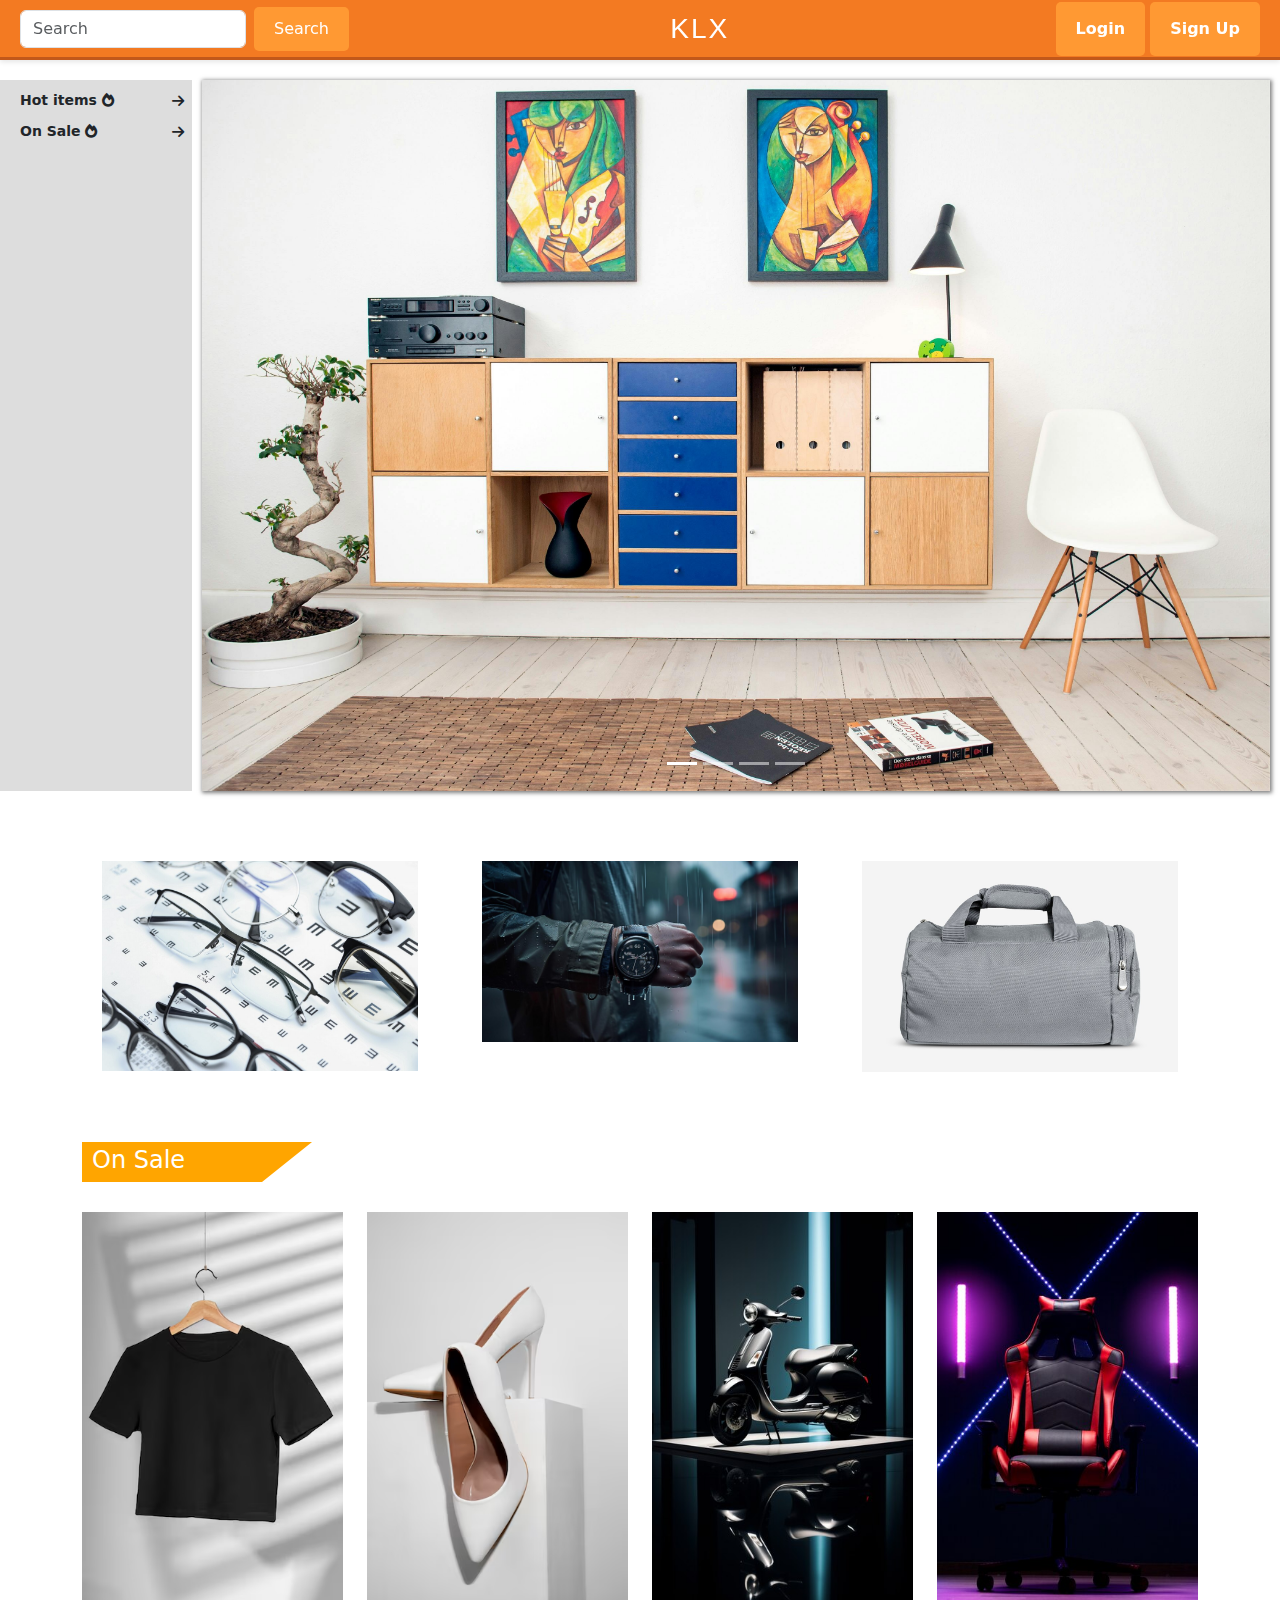
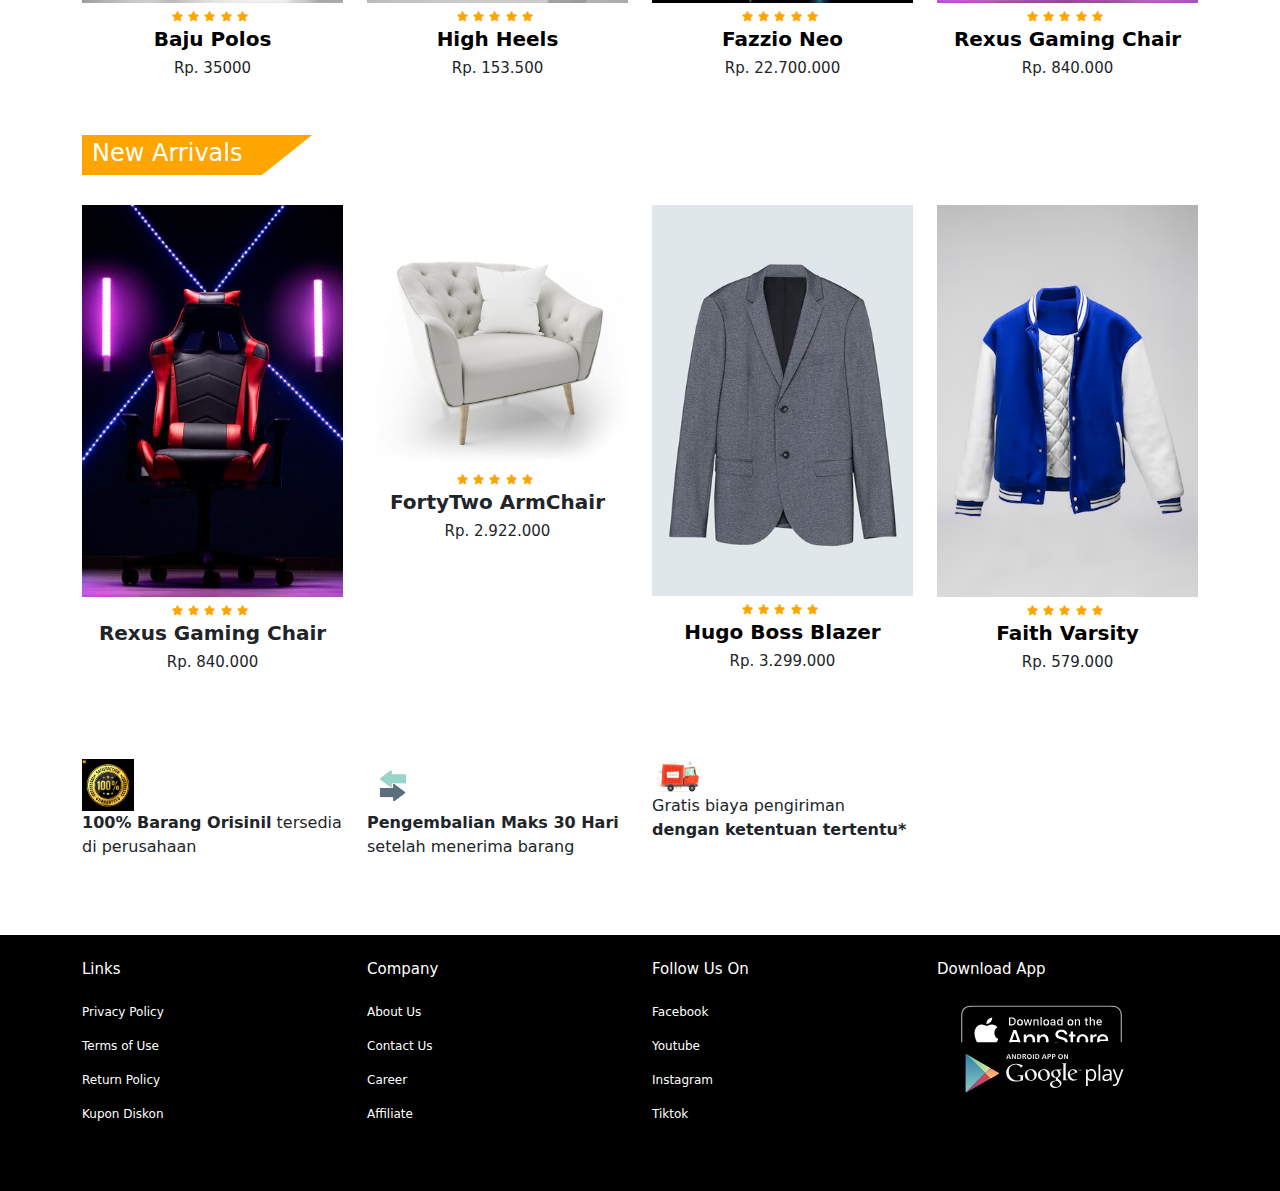
<file: Index.html>
<!DOCTYPE html>
<html lang="en">

<head>
    <meta charset="UTF-8">
    <meta name="viewport" content="width=device-width, initial-scale=1.0">
    <title>KLX</title>
    <link rel="stylesheet" href="Main Style.css">
    <link rel="stylesheet" href="Fitur&Onsale.css">
    <!-- Bootstrap CSS -->
    <link href="https://cdn.jsdelivr.net/npm/bootstrap@5.3.3/dist/css/bootstrap.min.css" rel="stylesheet">
    <!-- Font Awesome -->
    <link rel="stylesheet" href="https://cdnjs.cloudflare.com/ajax/libs/font-awesome/6.0.0-beta3/css/all.min.css">
    <script src="https://cdn.jsdelivr.net/npm/@popperjs/core@2.11.8/dist/umd/popper.min.js"
        integrity="sha384-I7E8VVD/ismYTF4hNIPjVp/Zjvgyol6VFvRkX/vR+Vc4jQkC+hVqc2pM8ODewa9r"
        crossorigin="anonymous"></script>
    <script src="https://cdn.jsdelivr.net/npm/bootstrap@5.3.3/dist/js/bootstrap.min.js"
        integrity="sha384-0pUGZvbkm6XF6gxjEnlmuGrJXVbNuzT9qBBavbLwCsOGabYfZo0T0to5eqruptLy"
        crossorigin="anonymous"></script>
    <!-- Bootstrap JS -->
    <script src="https://cdn.jsdelivr.net/npm/bootstrap@5.3.3/dist/js/bootstrap.bundle.min.js"></script>
</head>

<body>
    <!------------------------------------------------------------------ TOP NAVBAR ------------------------------------------------------------------------------------->
    <div class="top-nav">
        <div class="search">
            <i class="fa fa-bars" id="menubtn" onclick="openmenu()"></i>
            <i class="fa fa-times" id="closebtn" onclick="closemenu()"></i>
            <input class="form-control me-2" type="search" placeholder="Search" aria-label="Search">
            <button class="btn btn-outline-success" type="submit">Search</button>
        </div>
        <div class="logo-container">KLX</div>
        <div class="menu">
            <ul>
                <li><a href="/Form/Login & Signup.html">Login</a></li>
                <li><a href="/Form/Login & Signup.html">Sign Up</a></li>
            </ul>
        </div>
    </div>

    <!------------------------------------------------------------------ SIDEBAR + CAROUSEL ------------------------------------------------------------------------------------->
    <section class="header">
        <div class="sidebar" id="sidebar">
            <ul>
                <li>Hot items <i class="fa fa-fire"></i><i class="fa fa-arrow-right"></i>
                    <ul>
                        <li><a href="ArmChair.html">FortyTwo ArmChair</a></li>
                        <li><a href="Blazer.html">Hugo Boss Blazer</a></li>
                        <li><a href="Varsity.html">Faith Varsity</a></li>
                    </ul>
                </li>

                <li>On Sale <i class="fa fa-fire"></i><i class="fa fa-arrow-right"></i>
                    <ul>
                        <li><a href="Baju.html">Baju Polos</a></li>
                        <li><a href="Rexus.html">Rexus Gaming Chair</a></li>
                        <li><a href="High heels.html">High Heels</a></li>
                        <li><a href="Vesmet.html">Fazzio Neo</a></li>
                    </ul>
                </li>
            </ul>
        </div>
         <!-- Carousel -->
    <div class="Carousel">
        <div id="slider" class="carousel slide carousel-fade">
            <div class="carousel-inner">
              <div class="carousel-item active">
                <img src="img/pexels-atbo-66986-245208.jpg" class="d-block w-100">
              </div>
              <div class="carousel-item">
                <img src="img/Interior Design Trends for 2021 - She Holds Dearly.jpeg" class="d-block w-100">
              </div>
              <div class="carousel-item">
                <img src="img/TucciPolo Mens Handmade Dress Shoes, Custom Made Italian Leather Shoes.jpeg" class="d-block w-100">
              </div>
              <div class="carousel-item">
                <img src="img/man-wearing-vr-glasses-gaming_23-2151138377.jpg" class="d-block w-100">
              </div>
            </div>
            <div class="carousel-indicators">
                <button type="button" data-bs-target="#slider" data-bs-slide-to="0" class="active" ></button>
                <button type="button" data-bs-target="#slider" data-bs-slide-to="1" ></button>
                <button type="button" data-bs-target="#slider" data-bs-slide-to="2" ></button>
                <button type="button" data-bs-target="#slider" data-bs-slide-to="3" ></button>
              </div>
          </div>
    </div>
    </section>

    <!-- ---------------------------------------------------------------- FITUR ----------------------------------------------------------------------------------- -->
    <section class="fitur">
        <div class="container">
            <div class="row">
                <div class="col-md-4">
                    <img src="img/glasses-eye-chart-white-background_1387-278.jpg" alt="">
                </div>
                <div class="col-md-4">
                    <img src="img/businessman-rain-checking-his-watch-generated-by-ai_188544-16879.jpg" alt="">
                </div>
                <div class="col-md-4">
                    <img src="img/gray-duffle-bag-unisex-accessory_53876-101500.jpg" alt="">
                </div>
            </div>
        </div>
    </section>

    <!------------------------------------------------------------------ On Sale ------------------------------------------------------------------------------------->
    <section class="onsale">
        <div class="container">
            <div class="title">
                <h2>On Sale</h2>
            </div>
            <div class="row">
                <!-- BAJU -->
                <div class="col-md-3">
                   <div class="produkatas">
                    <img src="img/clean-blank-shirt-hanger_23-2149347514.avif" alt="">
                    <div class="overlay">
                        <a href="Baju.html"><button  type="button" class="btn btn-secondary" title="Quickshop">
                            <i class="fa fa-eye"></i>
                        </button></a>
                        <button type="button" class="btn btn-secondary" title="Add to Wishlist">
                            <i class="fa fa-heart"></i>
                        </button>
                    </div>
                    </div>
                    <div class="produkbawah text-center">
                        <i class="fa fa-star"></i> 
                        <i class="fa fa-star"></i> 
                        <i class="fa fa-star"></i> 
                        <i class="fa fa-star"></i> 
                        <i class="fa fa-star"></i> 
                        <i class="fa fa-star-half-o"></i>
                        <a href="Baju.html"><h3>Baju Polos</h3></a>
                        <h5>Rp. 35000</h5>
                   </div> 
                </div>
                <!-- High Heels -->
                <div class="col-md-3">
                    <div class="produkatas">
                     <img src="img/spring-wardrobe-switch-still-life_23-2150176691.avif" alt="">
                     <div class="overlay">
                         <a href="High heels.html"><button type="button" class="btn btn-secondary" title="Quickshop">
                            <i class="fa fa-eye"></i>
                        </button></a>
                         <button type="button" class="btn btn-secondary" title="Add to Wishlist">
                             <i class="fa fa-heart"></i>
                         </button>
                     </div>
                     </div>
                     <div class="produkbawah text-center">
                         <i class="fa fa-star"></i> 
                         <i class="fa fa-star"></i> 
                         <i class="fa fa-star"></i> 
                         <i class="fa fa-star"></i> 
                         <i class="fa fa-star"></i> 
                         <i class="fa fa-star-half-o"></i>
                         <a href="High heels.html"><h3>High Heels</h3></a>
                         <h5>Rp. 153.500</h5>
                    </div> 
                 </div>
                 <!-- VesMet -->
                 <div class="col-md-3">
                    <div class="produkatas">
                     <img src="img/cool-motorcycle-indoors_23-2150849487.jpg" alt="">
                     <div class="overlay">
                         <a href="Vesmet.html"><button type="button" class="btn btn-secondary" title="Quickshop">
                            <i class="fa fa-eye"></i>
                        </button></a>
                         <button type="button" class="btn btn-secondary" title="Add to Wishlist">
                             <i class="fa fa-heart"></i>
                         </button>
                     </div>
                     </div>
                     <div class="produkbawah text-center">
                         <i class="fa fa-star"></i> 
                         <i class="fa fa-star"></i> 
                         <i class="fa fa-star"></i> 
                         <i class="fa fa-star"></i> 
                         <i class="fa fa-star"></i> 
                         <i class="fa fa-star-half-o"></i>
                         <a href="Vesmet.html"><h3>Fazzio Neo</h3></a>
                         <h5>Rp. 22.700.000</h5>
                    </div> 
                 </div>
                 <div class="col-md-3">
                    <div class="produkatas">
                     <img src="img/still-life-seat-gamers_23-2149746624.jpg" alt="">
                     <div class="overlay">
                        <a href="Rexus.html"><button type="button" class="btn btn-secondary" title="Quickshop">
                            <i class="fa fa-eye"></i>
                        </button></a>
                         <button type="button" class="btn btn-secondary" title="Add to Wishlist">
                             <i class="fa fa-heart"></i>
                         </button>
                     </div>
                     </div>
                     <div class="produkbawah text-center">
                         <i class="fa fa-star"></i> 
                         <i class="fa fa-star"></i> 
                         <i class="fa fa-star"></i> 
                         <i class="fa fa-star"></i> 
                         <i class="fa fa-star"></i> 
                         <i class="fa fa-star-half-o"></i>
                         <a href="Rexus.html"><h3>Rexus Gaming Chair</h3></a>
                         <h5>Rp. 840.000</h5>
                    </div> 
                 </div>
            </div>
        </div>
    </section>
   
    <!------------------------------------------------------------------ New Arrivals ------------------------------------------------------------------------------------->
   <section class="new-arrivals">
    <div class="container">
        <div class="title">
            <h2>New Arrivals</h2>
        </div>
        <div class="row">
            <!-- Rexus -->
            <div class="col-md-3">
                <div class="produkatas">
                 <img src="img/still-life-seat-gamers_23-2149746624.jpg" alt="">
                 <div class="overlay">
                     <a href="Rexus.html"><button type="button" class="btn btn-secondary" title="Quickshop">
                        <i class="fa fa-eye"></i>
                    </button></a>
                     <button type="button" class="btn btn-secondary" title="Add to Wishlist">
                         <i class="fa fa-heart"></i>
                     </button>
                 </div>
                 </div>
                 <div class="produkbawah text-center">
                     <i class="fa fa-star"></i> 
                     <i class="fa fa-star"></i> 
                     <i class="fa fa-star"></i> 
                     <i class="fa fa-star"></i> 
                     <i class="fa fa-star"></i> 
                     <i class="fa fa-star-half-o"></i>
                     <h3>Rexus Gaming Chair</h3>
                     <h5>Rp. 840.000</h5>
                </div> 
             </div>
             <!-- Sofa -->
            <div class="col-md-3">
                <div class="produkatas">
                 <img src="img/armchair-pillow_176382-860.jpg" alt="">
                 <div class="overlay">
                     <a href="ArmChair.html"><button type="button" class="btn btn-secondary" title="Quickshop">
                        <i class="fa fa-eye"></i>
                    </button></a>
                     <button type="button" class="btn btn-secondary" title="Add to Wishlist">
                         <i class="fa fa-heart"></i>
                     </button>
                 </div>
                 </div>
                 <div class="produkbawah text-center">
                     <i class="fa fa-star"></i> 
                     <i class="fa fa-star"></i> 
                     <i class="fa fa-star"></i> 
                     <i class="fa fa-star"></i> 
                     <i class="fa fa-star"></i> 
                     <i class="fa fa-star-half-o"></i>
                     <h3>FortyTwo ArmChair</h3>
                     <h5>Rp. 2.922.000</h5>
                </div> 
             </div>
             <div class="col-md-3">
                <div class="produkatas">
                 <img src="img/gray-blazer-front-view-casual-men-s-wear_53876-108035.jpg" alt="">
                 <div class="overlay">
                     <a href="Blazer.html"><button type="button" class="btn btn-secondary" title="Quickshop">
                        <i class="fa fa-eye"></i>
                    </button></a>
                     <button type="button" class="btn btn-secondary" title="Add to Wishlist">
                         <i class="fa fa-heart"></i>
                     </button>
                 </div>
                 </div>
                 <div class="produkbawah text-center">
                     <i class="fa fa-star"></i> 
                     <i class="fa fa-star"></i> 
                     <i class="fa fa-star"></i> 
                     <i class="fa fa-star"></i> 
                     <i class="fa fa-star"></i> 
                     <i class="fa fa-star-half-o"></i>
                     <a href="Blazer.html"><h3>Hugo Boss Blazer</h3></a>
                     <h5>Rp. 3.299.000</h5>
                </div> 
             </div>
             <div class="col-md-3">
                <div class="produkatas">
                 <img src="img/still-life-rendering-jackets-display_23-2149745027.avif" alt="">
                 <div class="overlay">
                     <a href="Varsity.html"><button type="button" class="btn btn-secondary" title="Quickshop">
                        <i class="fa fa-eye"></i>
                    </button></a>
                     <button type="button" class="btn btn-secondary" title="Add to Wishlist">
                         <i class="fa fa-heart"></i>
                     </button>
                 </div>
                 </div>
                 <div class="produkbawah text-center">
                     <i class="fa fa-star"></i> 
                     <i class="fa fa-star"></i> 
                     <i class="fa fa-star"></i> 
                     <i class="fa fa-star"></i> 
                     <i class="fa fa-star"></i> 
                     <i class="fa fa-star-half-o"></i>
                     <a href="Varsity.html"><h3>Faith Varsity</h3></a>
                     <h5>Rp. 579.000</h5>
                </div> 
             </div>
        </div>
    </div>
   </section>
   
   <!------------------------------------------------------------------- Website Features --------------------------------------------------------------------------------->
   <section class="web-features">
    <div class="container">
        <div class="row">
            <div class="col-md-3 feature-box">
                <img src="img/Guarantee.png" alt="">
                <div class="feature-text"></div>
                <p><b>100% Barang Orisinil</b> tersedia di perusahaan</p>
            </div>
            <div class="col-md-3 feature-box">
                <img src="img/illustration-switch-arrows_53876-5631.jpg" alt="">
                <div class="feature-text"></div>
                <p><b>Pengembalian Maks 30 Hari</b> setelah menerima barang</p>
            </div>
            <div class="col-md-3 feature-box">
                <img src="img/hand-drawn-red-transportation-truck_23-2149161530.jpg" alt="">
                <div class="feature-text"></div>
                <p>Gratis biaya pengiriman <b>dengan ketentuan tertentu*</b></p>
            </div>
        </div>
    </div>
   </section>
   
   <!-------------------------------------------------------------------  Footer ------------------------------------------------------------------------------------------>
   <section class="footer">
    <div class="container" text-center>
        <div class="row">
            <div class="col-md-3">
                <h1>Links</h1>
                <p>Privacy Policy</p>
                <p>Terms of Use</p>
                <p>Return Policy</p>
                <p>Kupon Diskon</p>
            </div>
            <div class="col-md-3">
                <h1>Company</h1>
                <p>About Us</p>
                <p>Contact Us</p>
                <p>Career</p>
                <p>Affiliate</p>
            </div>
            <div class="col-md-3">
                <h1>Follow Us On</h1>
                <p><i class="fa fa-facebook-official"></i>Facebook</p>
                <p><a href="www.youtube.com">Youtube</a></p>
                <p><a href="https://www.instagram.com/fzm.35460/">Instagram</a></p>
                <p>Tiktok</p>
            </div>
            <div class="col-md-3 footer-img">
                <h1>Download App</h1>
                <img src="img/App_Store_(iOS)-Badge-Logo.wine.svg" alt="">
                <img class="playstore" src="img/google-play-download-android-app-logo.svg" alt="">
            </div>
        </div>
    </div>
   </section>
    <!------------------------------------------------------------------ JAVASCRIPT ------------------------------------------------------------------------------------->
    <script>
        function openmenu() {
            document.getElementById("sidebar").style.display = "block";
            document.getElementById("menubtn").style.display = "none";
            document.getElementById("closebtn").style.display = "block";
        }
        function closemenu() {
            document.getElementById("sidebar").style.display = "none";
            document.getElementById("menubtn").style.display = "block";
            document.getElementById("closebtn").style.display = "none";
        }

    </script>

    

</body>

</html>
</file>
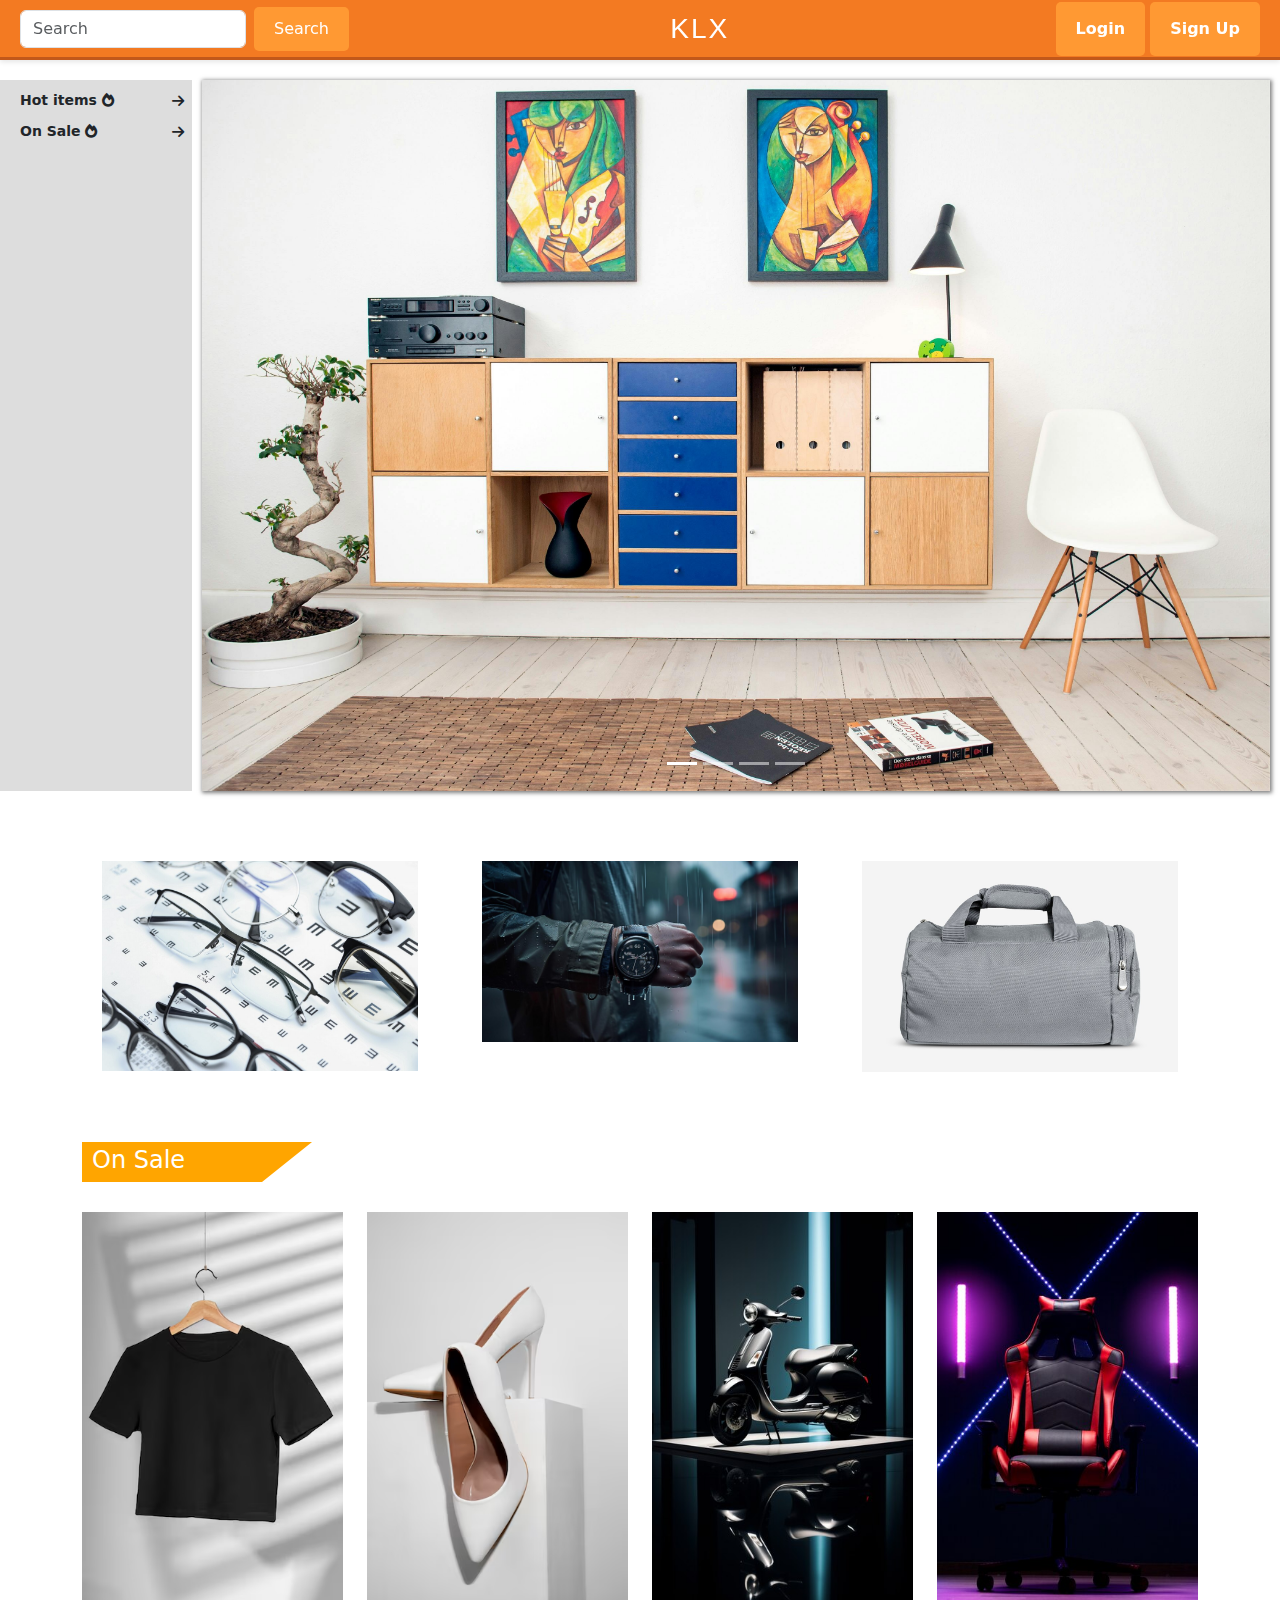
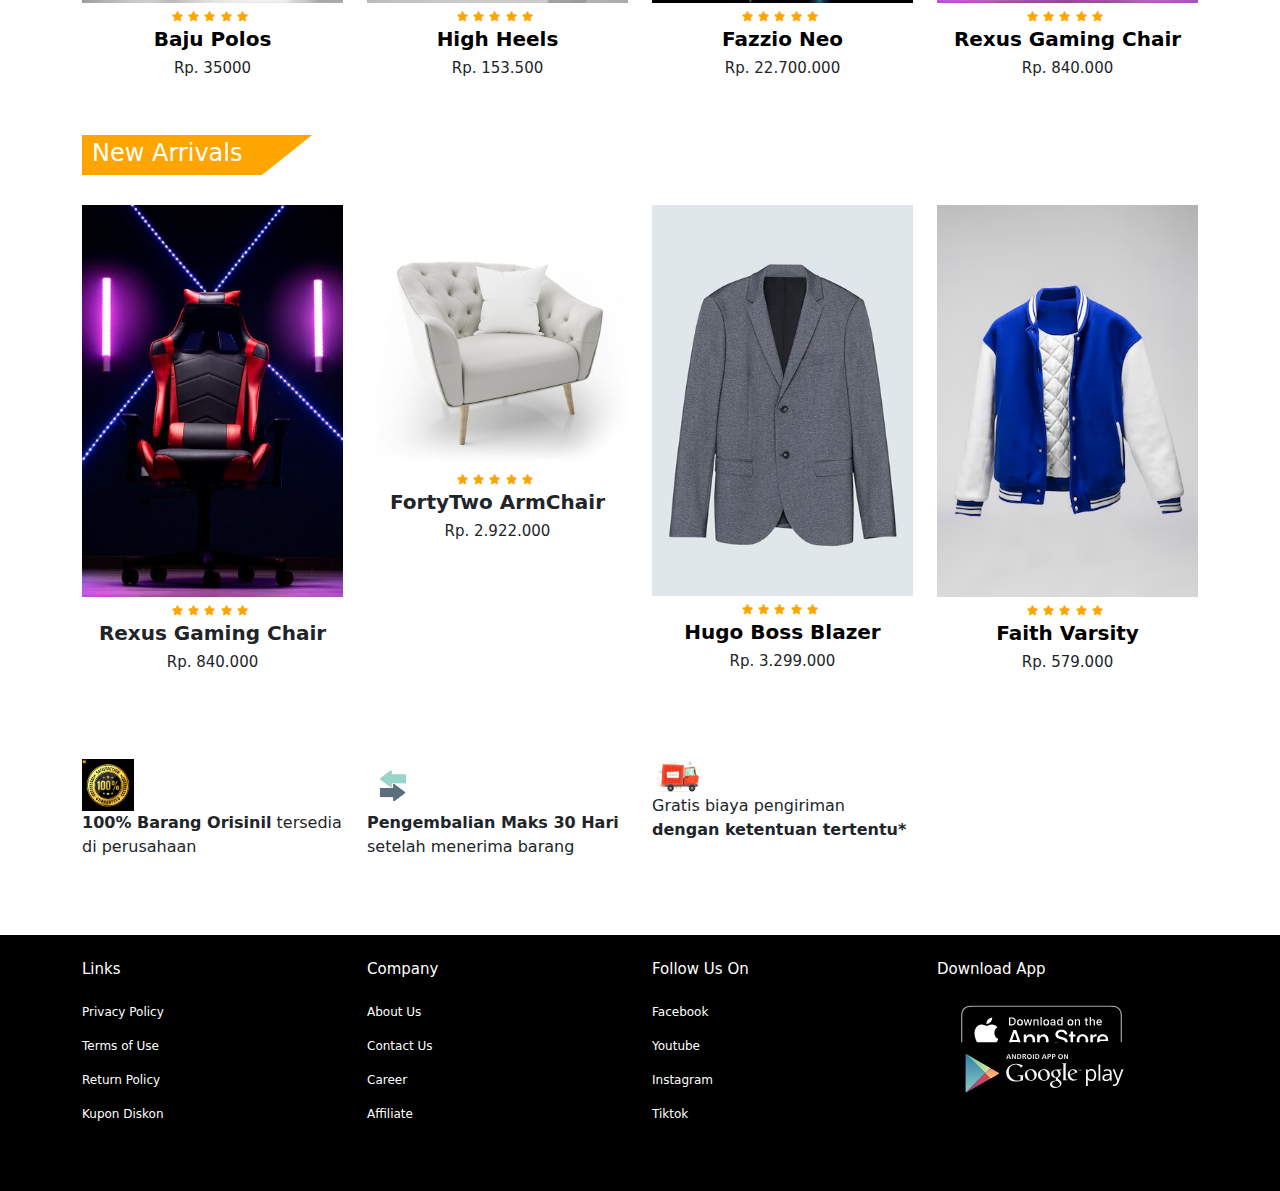
<file: Main.html>
<!DOCTYPE html>
<html lang="en">

<head>
    <meta charset="UTF-8">
    <meta name="viewport" content="width=device-width, initial-scale=1.0">
    <title>KLX</title>
    <link rel="stylesheet" href="Main Style.css">
    <link rel="stylesheet" href="Fitur&Onsale.css">
    <!-- Bootstrap CSS -->
    <link href="https://cdn.jsdelivr.net/npm/bootstrap@5.3.3/dist/css/bootstrap.min.css" rel="stylesheet">
    <!-- Font Awesome -->
    <link rel="stylesheet" href="https://cdnjs.cloudflare.com/ajax/libs/font-awesome/6.0.0-beta3/css/all.min.css">
    <script src="https://cdn.jsdelivr.net/npm/@popperjs/core@2.11.8/dist/umd/popper.min.js"
        integrity="sha384-I7E8VVD/ismYTF4hNIPjVp/Zjvgyol6VFvRkX/vR+Vc4jQkC+hVqc2pM8ODewa9r"
        crossorigin="anonymous"></script>
    <script src="https://cdn.jsdelivr.net/npm/bootstrap@5.3.3/dist/js/bootstrap.min.js"
        integrity="sha384-0pUGZvbkm6XF6gxjEnlmuGrJXVbNuzT9qBBavbLwCsOGabYfZo0T0to5eqruptLy"
        crossorigin="anonymous"></script>
    <!-- Bootstrap JS -->
    <script src="https://cdn.jsdelivr.net/npm/bootstrap@5.3.3/dist/js/bootstrap.bundle.min.js"></script>
</head>

<body>
    <!------------------------------------------------------------------ TOP NAVBAR ------------------------------------------------------------------------------------->
    <div class="top-nav">
        <div class="search">
            <i class="fa fa-bars" id="menubtn" onclick="openmenu()"></i>
            <i class="fa fa-times" id="closebtn" onclick="closemenu()"></i>
            <input class="form-control me-2" type="search" placeholder="Search" aria-label="Search">
            <button class="btn btn-outline-success" type="submit">Search</button>
        </div>
        <div class="logo-container">KLX</div>
        <div class="menu">
            <ul>
                <li><a href="/Form/Login & Signup.html">Login</a></li>
                <li><a href="/Form/Login & Signup.html">Sign Up</a></li>
            </ul>
        </div>
    </div>

    <!------------------------------------------------------------------ SIDEBAR + CAROUSEL ------------------------------------------------------------------------------------->
    <section class="header">
        <div class="sidebar" id="sidebar">
            <ul>
                <li>Hot items <i class="fa fa-fire"></i><i class="fa fa-arrow-right"></i>
                    <ul>
                        <li><a href="ArmChair.html">FortyTwo ArmChair</a></li>
                        <li><a href="Blazer.html">Hugo Boss Blazer</a></li>
                        <li><a href="Varsity.html">Faith Varsity</a></li>
                    </ul>
                </li>

                <li>On Sale <i class="fa fa-fire"></i><i class="fa fa-arrow-right"></i>
                    <ul>
                        <li><a href="Baju.html">Baju Polos</a></li>
                        <li><a href="Rexus.html">Rexus Gaming Chair</a></li>
                        <li><a href="High heels.html">High Heels</a></li>
                        <li><a href="Vesmet.html">Fazzio Neo</a></li>
                    </ul>
                </li>
            </ul>
        </div>
         <!-- Carousel -->
    <div class="Carousel">
        <div id="slider" class="carousel slide carousel-fade">
            <div class="carousel-inner">
              <div class="carousel-item active">
                <img src="img/pexels-atbo-66986-245208.jpg" class="d-block w-100">
              </div>
              <div class="carousel-item">
                <img src="img/Interior Design Trends for 2021 - She Holds Dearly.jpeg" class="d-block w-100">
              </div>
              <div class="carousel-item">
                <img src="img/TucciPolo Mens Handmade Dress Shoes, Custom Made Italian Leather Shoes.jpeg" class="d-block w-100">
              </div>
              <div class="carousel-item">
                <img src="img/man-wearing-vr-glasses-gaming_23-2151138377.jpg" class="d-block w-100">
              </div>
            </div>
            <div class="carousel-indicators">
                <button type="button" data-bs-target="#slider" data-bs-slide-to="0" class="active" ></button>
                <button type="button" data-bs-target="#slider" data-bs-slide-to="1" ></button>
                <button type="button" data-bs-target="#slider" data-bs-slide-to="2" ></button>
                <button type="button" data-bs-target="#slider" data-bs-slide-to="3" ></button>
              </div>
          </div>
    </div>
    </section>

    <!-- ---------------------------------------------------------------- FITUR ----------------------------------------------------------------------------------- -->
    <section class="fitur">
        <div class="container">
            <div class="row">
                <div class="col-md-4">
                    <img src="img/glasses-eye-chart-white-background_1387-278.jpg" alt="">
                </div>
                <div class="col-md-4">
                    <img src="img/businessman-rain-checking-his-watch-generated-by-ai_188544-16879.jpg" alt="">
                </div>
                <div class="col-md-4">
                    <img src="img/gray-duffle-bag-unisex-accessory_53876-101500.jpg" alt="">
                </div>
            </div>
        </div>
    </section>

    <!------------------------------------------------------------------ On Sale ------------------------------------------------------------------------------------->
    <section class="onsale">
        <div class="container">
            <div class="title">
                <h2>On Sale</h2>
            </div>
            <div class="row">
                <!-- BAJU -->
                <div class="col-md-3">
                   <div class="produkatas">
                    <img src="img/clean-blank-shirt-hanger_23-2149347514.avif" alt="">
                    <div class="overlay">
                        <a href="Baju.html"><button  type="button" class="btn btn-secondary" title="Quickshop">
                            <i class="fa fa-eye"></i>
                        </button></a>
                        <button type="button" class="btn btn-secondary" title="Add to Wishlist">
                            <i class="fa fa-heart"></i>
                        </button>
                    </div>
                    </div>
                    <div class="produkbawah text-center">
                        <i class="fa fa-star"></i> 
                        <i class="fa fa-star"></i> 
                        <i class="fa fa-star"></i> 
                        <i class="fa fa-star"></i> 
                        <i class="fa fa-star"></i> 
                        <i class="fa fa-star-half-o"></i>
                        <a href="Baju.html"><h3>Baju Polos</h3></a>
                        <h5>Rp. 35000</h5>
                   </div> 
                </div>
                <!-- High Heels -->
                <div class="col-md-3">
                    <div class="produkatas">
                     <img src="img/spring-wardrobe-switch-still-life_23-2150176691.avif" alt="">
                     <div class="overlay">
                         <a href="High heels.html"><button type="button" class="btn btn-secondary" title="Quickshop">
                            <i class="fa fa-eye"></i>
                        </button></a>
                         <button type="button" class="btn btn-secondary" title="Add to Wishlist">
                             <i class="fa fa-heart"></i>
                         </button>
                     </div>
                     </div>
                     <div class="produkbawah text-center">
                         <i class="fa fa-star"></i> 
                         <i class="fa fa-star"></i> 
                         <i class="fa fa-star"></i> 
                         <i class="fa fa-star"></i> 
                         <i class="fa fa-star"></i> 
                         <i class="fa fa-star-half-o"></i>
                         <a href="High heels.html"><h3>High Heels</h3></a>
                         <h5>Rp. 153.500</h5>
                    </div> 
                 </div>
                 <!-- VesMet -->
                 <div class="col-md-3">
                    <div class="produkatas">
                     <img src="img/cool-motorcycle-indoors_23-2150849487.jpg" alt="">
                     <div class="overlay">
                         <a href="Vesmet.html"><button type="button" class="btn btn-secondary" title="Quickshop">
                            <i class="fa fa-eye"></i>
                        </button></a>
                         <button type="button" class="btn btn-secondary" title="Add to Wishlist">
                             <i class="fa fa-heart"></i>
                         </button>
                     </div>
                     </div>
                     <div class="produkbawah text-center">
                         <i class="fa fa-star"></i> 
                         <i class="fa fa-star"></i> 
                         <i class="fa fa-star"></i> 
                         <i class="fa fa-star"></i> 
                         <i class="fa fa-star"></i> 
                         <i class="fa fa-star-half-o"></i>
                         <a href="Vesmet.html"><h3>Fazzio Neo</h3></a>
                         <h5>Rp. 22.700.000</h5>
                    </div> 
                 </div>
                 <div class="col-md-3">
                    <div class="produkatas">
                     <img src="img/still-life-seat-gamers_23-2149746624.jpg" alt="">
                     <div class="overlay">
                        <a href="Rexus.html"><button type="button" class="btn btn-secondary" title="Quickshop">
                            <i class="fa fa-eye"></i>
                        </button></a>
                         <button type="button" class="btn btn-secondary" title="Add to Wishlist">
                             <i class="fa fa-heart"></i>
                         </button>
                     </div>
                     </div>
                     <div class="produkbawah text-center">
                         <i class="fa fa-star"></i> 
                         <i class="fa fa-star"></i> 
                         <i class="fa fa-star"></i> 
                         <i class="fa fa-star"></i> 
                         <i class="fa fa-star"></i> 
                         <i class="fa fa-star-half-o"></i>
                         <a href="Rexus.html"><h3>Rexus Gaming Chair</h3></a>
                         <h5>Rp. 840.000</h5>
                    </div> 
                 </div>
            </div>
        </div>
    </section>
   
    <!------------------------------------------------------------------ New Arrivals ------------------------------------------------------------------------------------->
   <section class="new-arrivals">
    <div class="container">
        <div class="title">
            <h2>New Arrivals</h2>
        </div>
        <div class="row">
            <!-- Rexus -->
            <div class="col-md-3">
                <div class="produkatas">
                 <img src="img/still-life-seat-gamers_23-2149746624.jpg" alt="">
                 <div class="overlay">
                     <a href="Rexus.html"><button type="button" class="btn btn-secondary" title="Quickshop">
                        <i class="fa fa-eye"></i>
                    </button></a>
                     <button type="button" class="btn btn-secondary" title="Add to Wishlist">
                         <i class="fa fa-heart"></i>
                     </button>
                 </div>
                 </div>
                 <div class="produkbawah text-center">
                     <i class="fa fa-star"></i> 
                     <i class="fa fa-star"></i> 
                     <i class="fa fa-star"></i> 
                     <i class="fa fa-star"></i> 
                     <i class="fa fa-star"></i> 
                     <i class="fa fa-star-half-o"></i>
                     <h3>Rexus Gaming Chair</h3>
                     <h5>Rp. 840.000</h5>
                </div> 
             </div>
             <!-- Sofa -->
            <div class="col-md-3">
                <div class="produkatas">
                 <img src="img/armchair-pillow_176382-860.jpg" alt="">
                 <div class="overlay">
                     <a href="ArmChair.html"><button type="button" class="btn btn-secondary" title="Quickshop">
                        <i class="fa fa-eye"></i>
                    </button></a>
                     <button type="button" class="btn btn-secondary" title="Add to Wishlist">
                         <i class="fa fa-heart"></i>
                     </button>
                 </div>
                 </div>
                 <div class="produkbawah text-center">
                     <i class="fa fa-star"></i> 
                     <i class="fa fa-star"></i> 
                     <i class="fa fa-star"></i> 
                     <i class="fa fa-star"></i> 
                     <i class="fa fa-star"></i> 
                     <i class="fa fa-star-half-o"></i>
                     <h3>FortyTwo ArmChair</h3>
                     <h5>Rp. 2.922.000</h5>
                </div> 
             </div>
             <div class="col-md-3">
                <div class="produkatas">
                 <img src="img/gray-blazer-front-view-casual-men-s-wear_53876-108035.jpg" alt="">
                 <div class="overlay">
                     <a href="Blazer.html"><button type="button" class="btn btn-secondary" title="Quickshop">
                        <i class="fa fa-eye"></i>
                    </button></a>
                     <button type="button" class="btn btn-secondary" title="Add to Wishlist">
                         <i class="fa fa-heart"></i>
                     </button>
                 </div>
                 </div>
                 <div class="produkbawah text-center">
                     <i class="fa fa-star"></i> 
                     <i class="fa fa-star"></i> 
                     <i class="fa fa-star"></i> 
                     <i class="fa fa-star"></i> 
                     <i class="fa fa-star"></i> 
                     <i class="fa fa-star-half-o"></i>
                     <a href="Blazer.html"><h3>Hugo Boss Blazer</h3></a>
                     <h5>Rp. 3.299.000</h5>
                </div> 
             </div>
             <div class="col-md-3">
                <div class="produkatas">
                 <img src="img/still-life-rendering-jackets-display_23-2149745027.avif" alt="">
                 <div class="overlay">
                     <a href="Varsity.html"><button type="button" class="btn btn-secondary" title="Quickshop">
                        <i class="fa fa-eye"></i>
                    </button></a>
                     <button type="button" class="btn btn-secondary" title="Add to Wishlist">
                         <i class="fa fa-heart"></i>
                     </button>
                 </div>
                 </div>
                 <div class="produkbawah text-center">
                     <i class="fa fa-star"></i> 
                     <i class="fa fa-star"></i> 
                     <i class="fa fa-star"></i> 
                     <i class="fa fa-star"></i> 
                     <i class="fa fa-star"></i> 
                     <i class="fa fa-star-half-o"></i>
                     <a href="Varsity.html"><h3>Faith Varsity</h3></a>
                     <h5>Rp. 579.000</h5>
                </div> 
             </div>
        </div>
    </div>
   </section>
   
   <!------------------------------------------------------------------- Website Features --------------------------------------------------------------------------------->
   <section class="web-features">
    <div class="container">
        <div class="row">
            <div class="col-md-3 feature-box">
                <img src="img/Guarantee.png" alt="">
                <div class="feature-text"></div>
                <p><b>100% Barang Orisinil</b> tersedia di perusahaan</p>
            </div>
            <div class="col-md-3 feature-box">
                <img src="img/illustration-switch-arrows_53876-5631.jpg" alt="">
                <div class="feature-text"></div>
                <p><b>Pengembalian Maks 30 Hari</b> setelah menerima barang</p>
            </div>
            <div class="col-md-3 feature-box">
                <img src="img/hand-drawn-red-transportation-truck_23-2149161530.jpg" alt="">
                <div class="feature-text"></div>
                <p>Gratis biaya pengiriman <b>dengan ketentuan tertentu*</b></p>
            </div>
        </div>
    </div>
   </section>
   
   <!-------------------------------------------------------------------  Footer ------------------------------------------------------------------------------------------>
   <section class="footer">
    <div class="container" text-center>
        <div class="row">
            <div class="col-md-3">
                <h1>Links</h1>
                <p>Privacy Policy</p>
                <p>Terms of Use</p>
                <p>Return Policy</p>
                <p>Kupon Diskon</p>
            </div>
            <div class="col-md-3">
                <h1>Company</h1>
                <p>About Us</p>
                <p>Contact Us</p>
                <p>Career</p>
                <p>Affiliate</p>
            </div>
            <div class="col-md-3">
                <h1>Follow Us On</h1>
                <p><i class="fa fa-facebook-official"></i>Facebook</p>
                <p><a href="www.youtube.com">Youtube</a></p>
                <p><a href="https://www.instagram.com/fzm.35460/">Instagram</a></p>
                <p>Tiktok</p>
            </div>
            <div class="col-md-3 footer-img">
                <h1>Download App</h1>
                <img src="img/App_Store_(iOS)-Badge-Logo.wine.svg" alt="">
                <img class="playstore" src="img/google-play-download-android-app-logo.svg" alt="">
            </div>
        </div>
    </div>
   </section>
    <!------------------------------------------------------------------ JAVASCRIPT ------------------------------------------------------------------------------------->
    <script>
        function openmenu() {
            document.getElementById("sidebar").style.display = "block";
            document.getElementById("menubtn").style.display = "none";
            document.getElementById("closebtn").style.display = "block";
        }
        function closemenu() {
            document.getElementById("sidebar").style.display = "none";
            document.getElementById("menubtn").style.display = "block";
            document.getElementById("closebtn").style.display = "none";
        }

    </script>

    

</body>

</html>
</file>
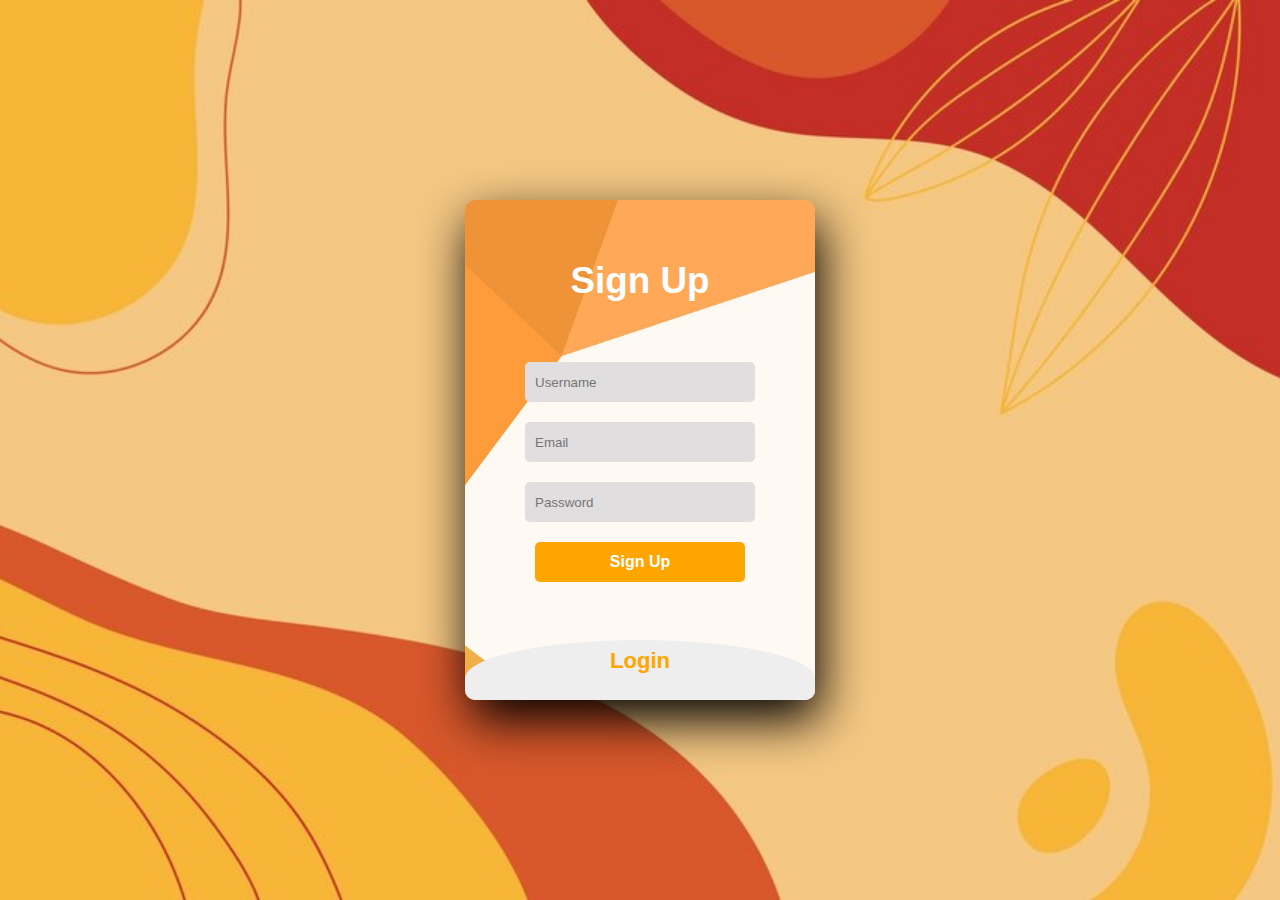
<file: Form/Login & Signup.html>
<!DOCTYPE html>
<html lang="en">
<head>
    <meta charset="UTF-8">
    <meta name="viewport" content="width=device-width, initial-scale=1.0">
    <title>Form</title>
    <link rel="stylesheet" href="Form Style.css">
    <script>
        // Validasi SignUps
        function validateSignupForm() {
            var username = document.forms["signupForm"]["txt"].value;
            var email = document.forms["signupForm"]["email"].value;
            var password = document.forms["signupForm"]["pw"].value;

            if (username == "" && email == "" && password == "") {
                alert("Please, FILL THE FORM FIRST!!!");
                return false;
            }
            if (username == "") {
                alert("Username must be filled out");
                return false;
            }
            if (email == "") {
                alert("Email must be filled out");
                return false;
            }
            if (password == "") {
                alert("Password must be filled out");
                return false;
            }
            
            return true;
        }

        // Validasi Login
        function validateLoginForm() {
            var email = document.forms["loginForm"]["email"].value;
            var password = document.forms["loginForm"]["pw"].value;

            if (email == "" && password == "") {
                alert("Please, FILL THE FORM FIRST!!!");
                return false;
            }
            if (email == "") {
                alert("Email must be filled out");
                return false;
            }
            if (password == "") {
                alert("Password must be filled out");
                return false;
            }
            return true;
        }
    </script>
</head>
<body>
    
    <div class="main">
        <input type="checkbox" id="chk" aria-hidden="true">
        <!------------------------- SIGN UP ------------------------------->
        <div class="Signup">
            <form name="signupForm" onsubmit="return validateSignupForm()">
                <label for="chk" aria-hidden="true">Sign Up</label>
                <input type="text" name="txt" placeholder="Username" >
                <input type="email" name="email" placeholder="Email" >
                <input type="password" name="pw" placeholder="Password" >
                <button type="submit">Sign Up</button>
            </form>
        </div>
        <!------------------------- LOGIN ------------------------------->
        <div class="login">
            <form name="loginForm" onsubmit="return validateLoginForm()">
                <label for="chk" aria-hidden="true">Login</label>
                <input type="email" name="email" placeholder="Email" >
                <input type="password" name="pw" placeholder="Password">
                <button type="submit">Login</button>
            </form>
        </div>
    </div>
</body>
</html>
</file>
<file: Main Style.css>
* {
    margin: 0;
    padding: 0;
    box-sizing: border-box;
}

body {
    background-color: #ffffff;
    /* Ubah warna latar belakang halaman */
    font-family: 'Segoe UI', Tahoma, Geneva, Verdana, sans-serif;
}

/* ------------------------------------------------------TOPNAV--------------------------------------------------- */
.top-nav {
    height: 60px;
    position: sticky;
    top: 0;
    background-color: #f37a22;
    /* Ubah warna latar belakang topnav */
    border-bottom: 3px solid #c2581a;
    /* Ubah warna garis bawah topnav */
    display: flex;
    justify-content: space-between;
    align-items: center;
    padding: 0 20px;
    box-shadow: 0 2px 5px rgba(0, 0, 0, 0.1);
    z-index: 5;
}

.search {
    display: flex;
    align-items: center;
}

/* ------------------------------------------------------SEARCH BUTTON--------------------------------------------------- */
.search button[type="submit"] {
    background-color: #ff9933; /* Ubah warna latar belakang */
    color: #ffffff; /* Ubah warna teks */
    border: none;
    border-radius: 5px;
    padding: 10px 20px;
    cursor: pointer;
    transition: background-color 0.3s ease;
}

.search button[type="submit"]:hover {
    background-color: #ff6600; /* Ubah warna latar belakang saat dihover */
}


.btn {
    background-color: orange;
    border: none;
    color: white;
    padding: 10px 20px;
    border-radius: 5px;
    cursor: pointer;
    transition: background-color 0.3s ease;
}

.logo-container {
    flex-grow: 1;
    text-align: center;
    font-family: 'Arial Black', sans-serif;
    font-size: 28px;
    color: #ffffff;
    /* Ubah warna teks logo */
    letter-spacing: 2px;
    text-transform: uppercase;
}
.logo-container a{
    flex-grow: 1;
    text-align: center;
    font-family: 'Arial Black', sans-serif;
    font-size: 28px;
    color: #ffffff;
    /* Ubah warna teks logo */
    letter-spacing: 2px;
    text-transform: uppercase;
    text-decoration: none;
}

.menu ul {
    list-style-type: none;
    margin: 0;
    padding: 0;
    display: flex;
}

.menu ul li {
    margin: 0;
    margin-left: 5px;
}

.menu ul li a {
    display: block;
    padding: 15px 20px;
    text-align: center;
    background-color: #ff9933;
    /* Ubah warna latar tombol menu */
    color: #ffffff;
    /* Ubah warna teks tombol menu */
    text-decoration: none;
    font-size: 16px;
    font-weight: bold;
    border-radius: 5px;
    transition: background-color 0.3s ease;
}

.menu ul li:first-child {
    border-left: none;
}

.menu ul li:hover a {
    background-color: #ff6600;
    /* Ubah warna latar saat dihover */
    border-radius: 30px;
}

#menubtn
{
    font-size: 30px;
    margin: 10px;
    color: white;
    display: none;
}

#closebtn
{
    font-size: 30px;
    margin: 10px;
    color: white;
    display: none;
}

@media only screen and (max-width: 980px) {
    .top-nav {
        height: auto;
        flex-direction: column;
        align-items: stretch;
    }

    .menu {
        order: 1;
        width: 100%;
        text-align: center;
        margin-top: 10px;
    }

    .menu ul li {
        width: 100%;
        margin: 1;
    }

    .search {
        order: 2;
        width: 100%;
        margin-top: 10px;
    }
}

/* ------------------------------------------------------SIDEBAR--------------------------------------------------- */
.header{
    margin-top: 20px;
}

.sidebar{
    height: 79vh;
    width: 15%;
    font-size: 14px;
    float: left;
    z-index: 2;
    background-color: #ddd;
    /* display: none; */
}
.sidebar ul{
    margin-left: -12px;
}
.sidebar ul li{
    list-style-type: none;
    font-weight: bold;
    margin-top: 10px;
    cursor: pointer;
}
.sidebar ul li:hover{
    color: orange;
}
.sidebar ul li ul{
    display: none;
    z-index: 10;
    top: 75px;
    left: 18px;
}
.sidebar ul li:hover ul{
    display: block;
    height: 400px;
    margin-left: 14%;
    padding: 0 100px 10px 10px;
    position: fixed;
    background: #ececec;
    box-shadow: 1px 1px 4px 1px rgba(0, 0, 0, 0.5);
}
.sidebar ul li ul li:hover{
color: black;
}

.fa-arrow-right{
    margin-top: 4px;
    margin-right: 8px;
    float: right;
}

@media only screen and (max-width: 980px) {
    .sidebar{
        width: 34%;
        z-index: 20;
        top: 170px;
        position: fixed;
        font-size: 13px;
        display: none;
    }
    .sidebar ul li ul{
        top: 172px;
        left: 40px;
    }
    .sidebar ul li:hover ul {
        margin-left: 29.5%;
    }
    #menubtn{
        display: block;
    }
}

/* ------------------------------------------------------SLIDER--------------------------------------------------- */
.Carousel{
    width: 85;
    margin-left: 15%;
    padding: 0 10px; 
}

.carousel-item{
    height: 79vh;
}

.d-block {
    max-height: 100%;
}

.carousel{
    box-shadow: 1px 1px 4px 1px rgba(0, 0, 0, 0.5);
}

carousel-indicators{
    z-index: 1 !important;
}

@media only screen and (max-width: 980px){
    .Carousel{
        width: 100%;
        margin-left: 0;
    }
    .carousel-item{
        height: fit-content;
    }
}

.sidebar ul li ul li a:hover{
    color: black;
}

.sidebar ul li ul li a{
    text-decoration: none;
    color: orange;
}

.col-md-3 a{
    text-decoration: none;
    color: white;
}


/* Sidebar Produk */
.sidebarproduk ul li ul li a:hover{
    color: black;
}

.sidebarproduk ul li ul li a{
    text-decoration: none;
    color: orange;
}

.sidebarproduk{
    height: 79vh;
    width: 15%;
    font-size: 14px;
    float: left;
    z-index: 2;
    background-color: #ddd;
    display: none;
}
.sidebarproduk ul{
    margin-left: -12px;
}
.sidebarproduk ul li{
    list-style-type: none;
    font-weight: bold;
    margin-top: 10px;
    cursor: pointer;
}
.sidebarproduk ul li:hover{
    color: orange;
}
.sidebarproduk ul li ul{
    display: none;
    z-index: 10;
    top: 75px;
    left: 18px;
}
.sidebarproduk ul li:hover ul{
    display: block;
    height: 400px;
    margin-left: 14%;
    padding: 0 100px 10px 10px;
    position: fixed;
    background: #ececec;
    box-shadow: 1px 1px 4px 1px rgba(0, 0, 0, 0.5);
}
.sidebarproduk ul li ul li:hover{
color: black;
}

.fa-arrow-right{
    margin-top: 4px;
    margin-right: 8px;
    float: right;
}

@media only screen and (max-width: 980px) {
    .sidebarproduk{
        width: 34%;
        z-index: 20;
        top: 170px;
        position: fixed;
        font-size: 13px;
        display: none;
    }
    .sidebarproduk ul li ul{
        top: 172px;
        left: 40px;
    }
    .sidebarproduk ul li:hover ul {
        margin-left: 29%;
    }
    #menubtn{
        display: block;
    }
}
</file>
<file: Fitur&Onsale.css>
.fitur{
    margin: 50px 0;
}
.fitur img{
    width: 100%;
    padding: 20px;
    transition: 1s;
    cursor: pointer;
}
.fitur img:hover{
    transform: scale(1.1);
}

/* -------------------------- ON SALE ---------------------------- */
.title{
    background: orange;
    color: #fff;
    width: 180px;
    padding: 4px 10px;
    height: 40px;
    margin-bottom: 30px;
    display: flex;
}

.title h2{
    font-size: 24px;
}

.title::after{
    content: '';
    border-top: 40px solid orange;
    border-right: 50px solid transparent;
    position: absolute;
    display: flex;
    margin-top: -4px;
    margin-left: 170px;
}

.new-arrivals{
    margin: 50px 0;
}

/* ---------------------- Produk Atas------------------------ */

.produkatas {
    position: relative;
    width: 100%;
    overflow: hidden;
}

.produkatas img {
    width: 100%;
    height: auto;
}

.overlay {
    display: flex;
    flex-direction: column;
    align-items: center;
    justify-content: center;
    opacity: 0;
    position: absolute;
    top: 0;
    left: 0;
    width: 100%;
    height: 100%;
    background-color: rgba(0, 0, 0, 0.5); /* Semi-transparent background */
    transition: opacity 0.5s ease;
}

.overlay .fa {
    cursor: pointer;
    background-color: #fff;
    color: #000;
    height: 35px;
    width: 35px;
    font-size: 20px;
    padding: 7px;
    margin: 10px 0; /* Adjust margin for spacing */
}

.overlay .btn-secondary {
    background: none !important;
    border: none !important;
    box-shadow: none !important;
}

.produkatas:hover .overlay {
    opacity: 1;
}

/* ---------------------- Produk Bawah------------------------ */
.produkbawah a{
    color: #000;
    text-decoration: none;
}
.produkbawah .fa {
    color: orange;
    font-size: 10px;
}
.produkbawah h3{
    font-size: 20px;
    font-weight: bold;
}
.produkbawah h5{
    font-size: 15px;
}

/* ---------------------- Web-features ------------------------ */
.web-features{
    margin: 60px 0;
}
.web-features img{
    width: 20%;
}

.feature-text{
    margin-top: 10px;
    float: right;
    width: 30%;
    padding-left: 20px;
}

.feature-box{
    padding-top: 20px;
}

/* ---------------------- FOOTER ------------------------ */
.footer{
   margin-top: 50px;
   background: #000;
   color: #fff; 
}
.footer h1{
    font-size: 15px;
    margin: 25px 0;
}
.footer p{
    font-size: 12px;
}

.footer-img img{
    width: 80%;
    margin-top: -40px;
}
.footer-img .playstore{
    width: 80%;
    margin-top: -120px;
    max-height: 70%;
}

a{
    color: #000;
}
</file>
<file: Form/Form Style.css>
body {
    margin: 0;
    display: flex;
    padding: 0;
    justify-content: center;
    align-items: center;
    min-height: 100vh;
    font-family: 'Jost', sans-serif;
    background: url("img/hand-drawn-terracotta-background_23-2149556089.jpg") no-repeat center / cover;
}

.main{
    width: 350px;
    height: 500px;
    background: red;
    overflow: hidden;
    background: url(img/simple-blank-orange-background-vector-business_53876-174941.jpg) no-repeat center/cover;
    border-radius: 10px;
    box-shadow: 5px 20px 50px #000;
}

#chk{
    display: none;
}

.Signup{
    position: relative;
    width: 100%;
    height: 100%;
}

label{
    color: #fff;
    font-size: 2.3em;
    justify-content: center;
    display: flex;
    margin: 60px;
    font-weight: bold;
    cursor: pointer;
    transition: .5s ease-in-out;
}

input{
    width: 60%;
    height: 20px;
    background: #e0dede;
    justify-content: center;
    display: flex;
    margin: 20px auto;
    padding: 10px;
    border: none;
    outline: none;
    border-radius: 5px;
}

button{
    width: 60%;
    height: 40px;
    margin: 10px auto;
    justify-content: center;
    display: block;
    color: #fff;
    background: orange;
    font-size: 1em;
    font-weight: bold;
    margin-top: 20px;
    outline: none;
    border: none;
    border-radius: 5px;
    transition: .2s ease-in;
    cursor: pointer;

}

button:hover{
    background: green;
}

.login{
    height: 460px;
    background: #eee;
    border-radius: 60% /10%;
    transform: translateY(-180px);
    transition: .8s ease-in-out;
}

.login label{
    color: orange;
    transform: scale(.6);
}

#chk:checked ~ .login{
    transform: translateY(-500px);
}

#chk:checked ~ .login label{
    transform: scale(1);
}

#chk:checked ~ .Signup label{
    transform: scale(.6);
}
</file>
